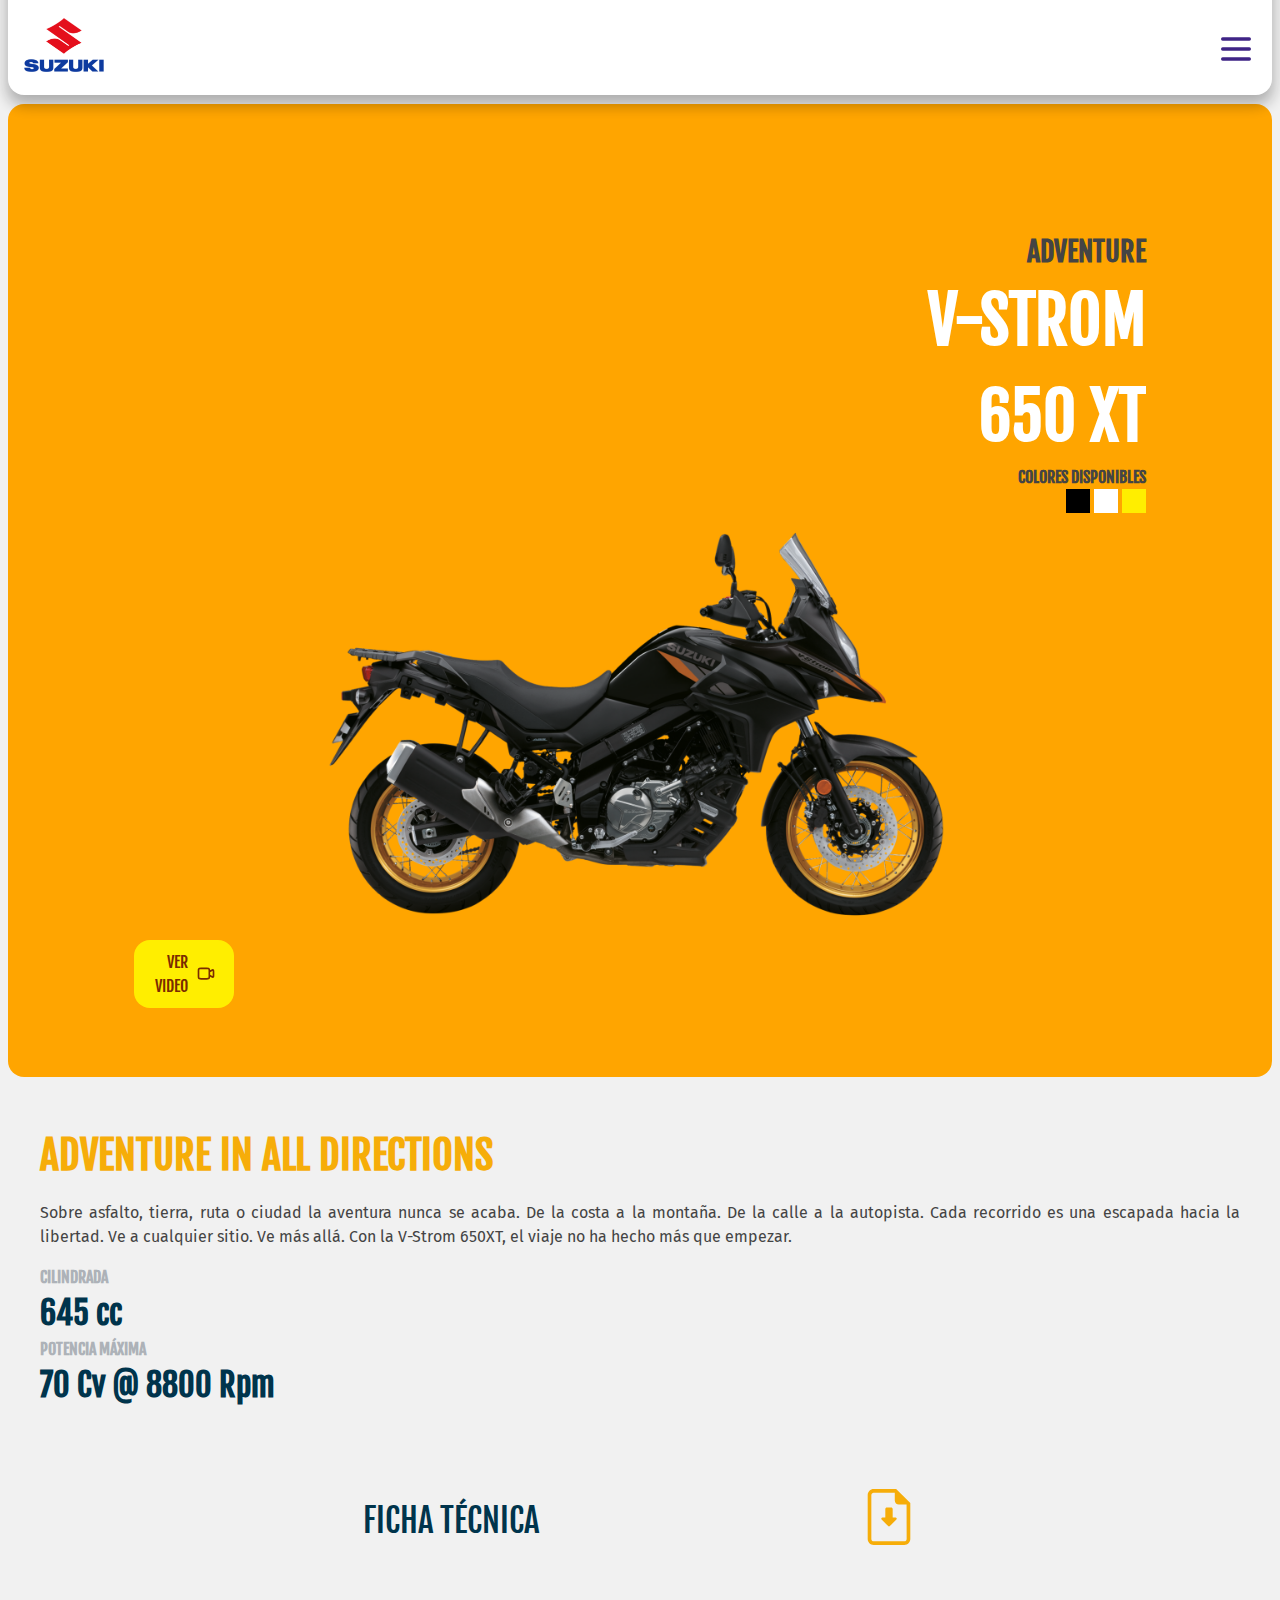
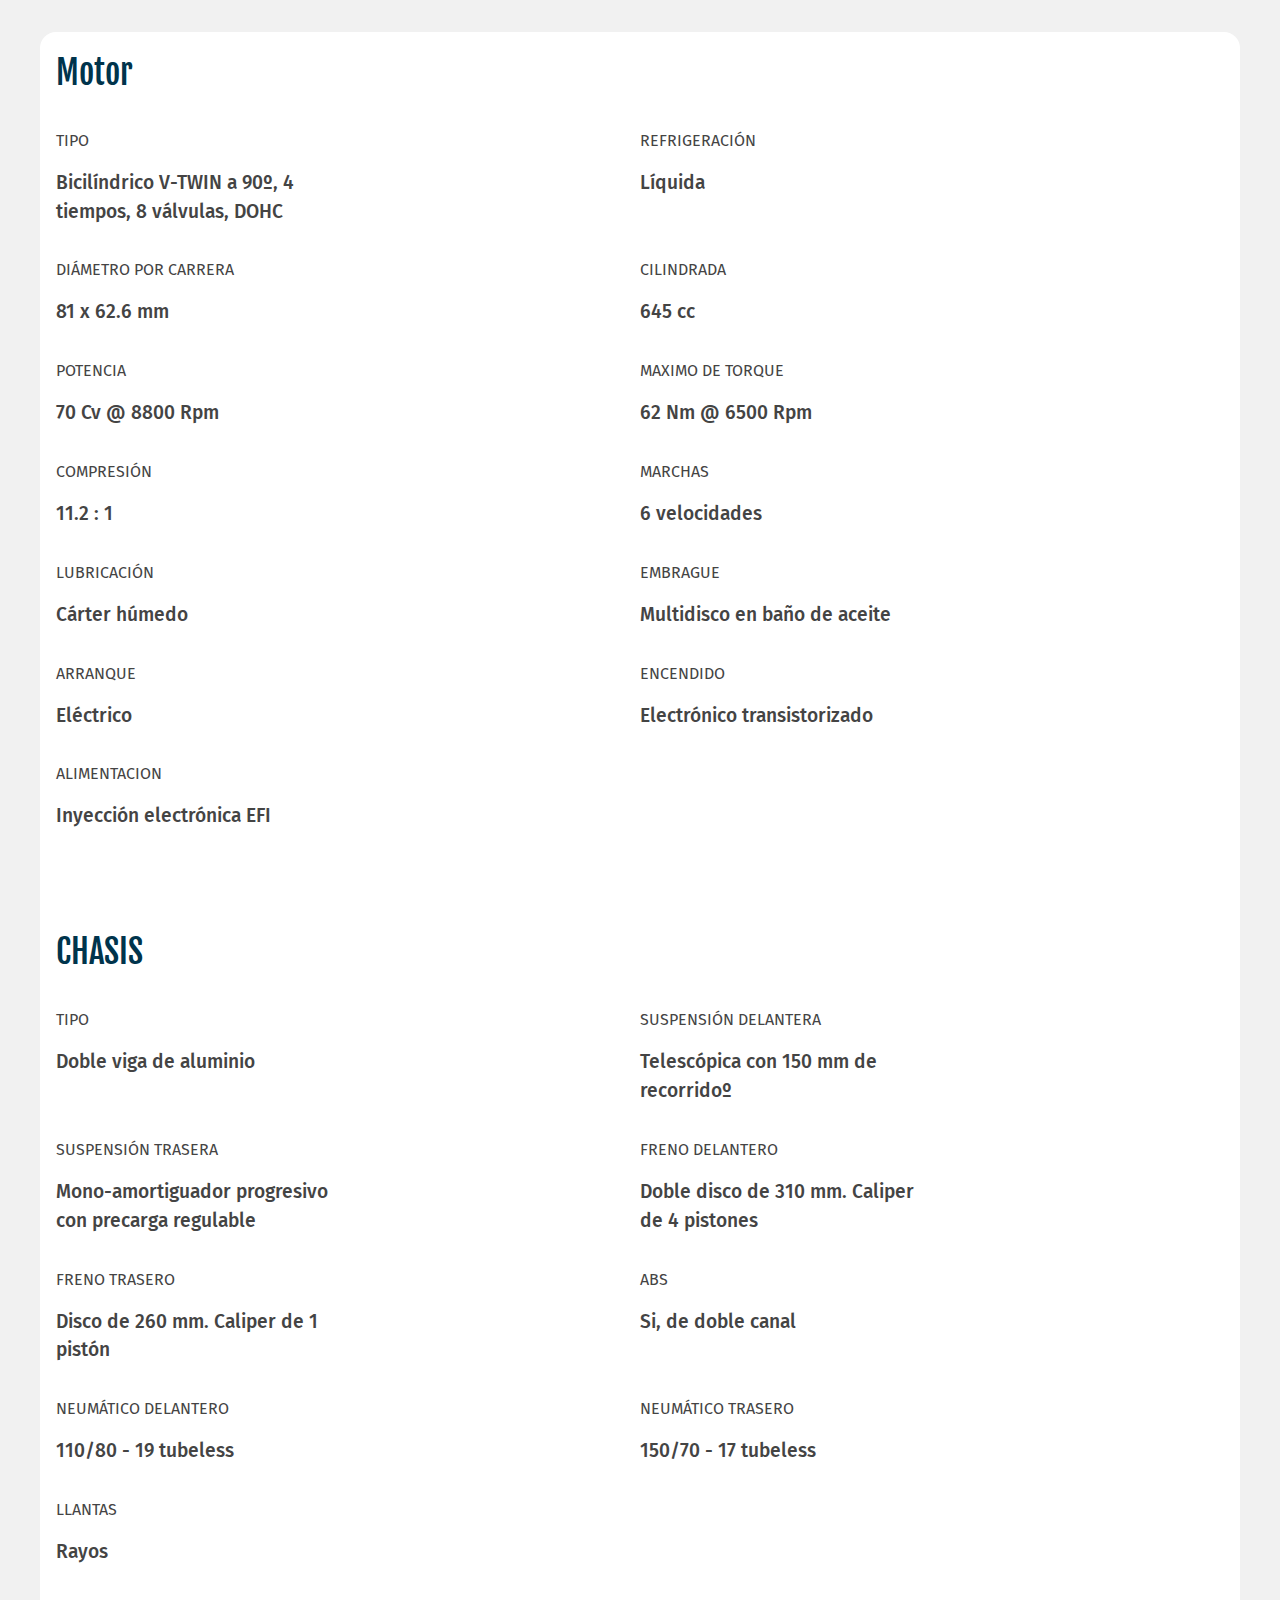
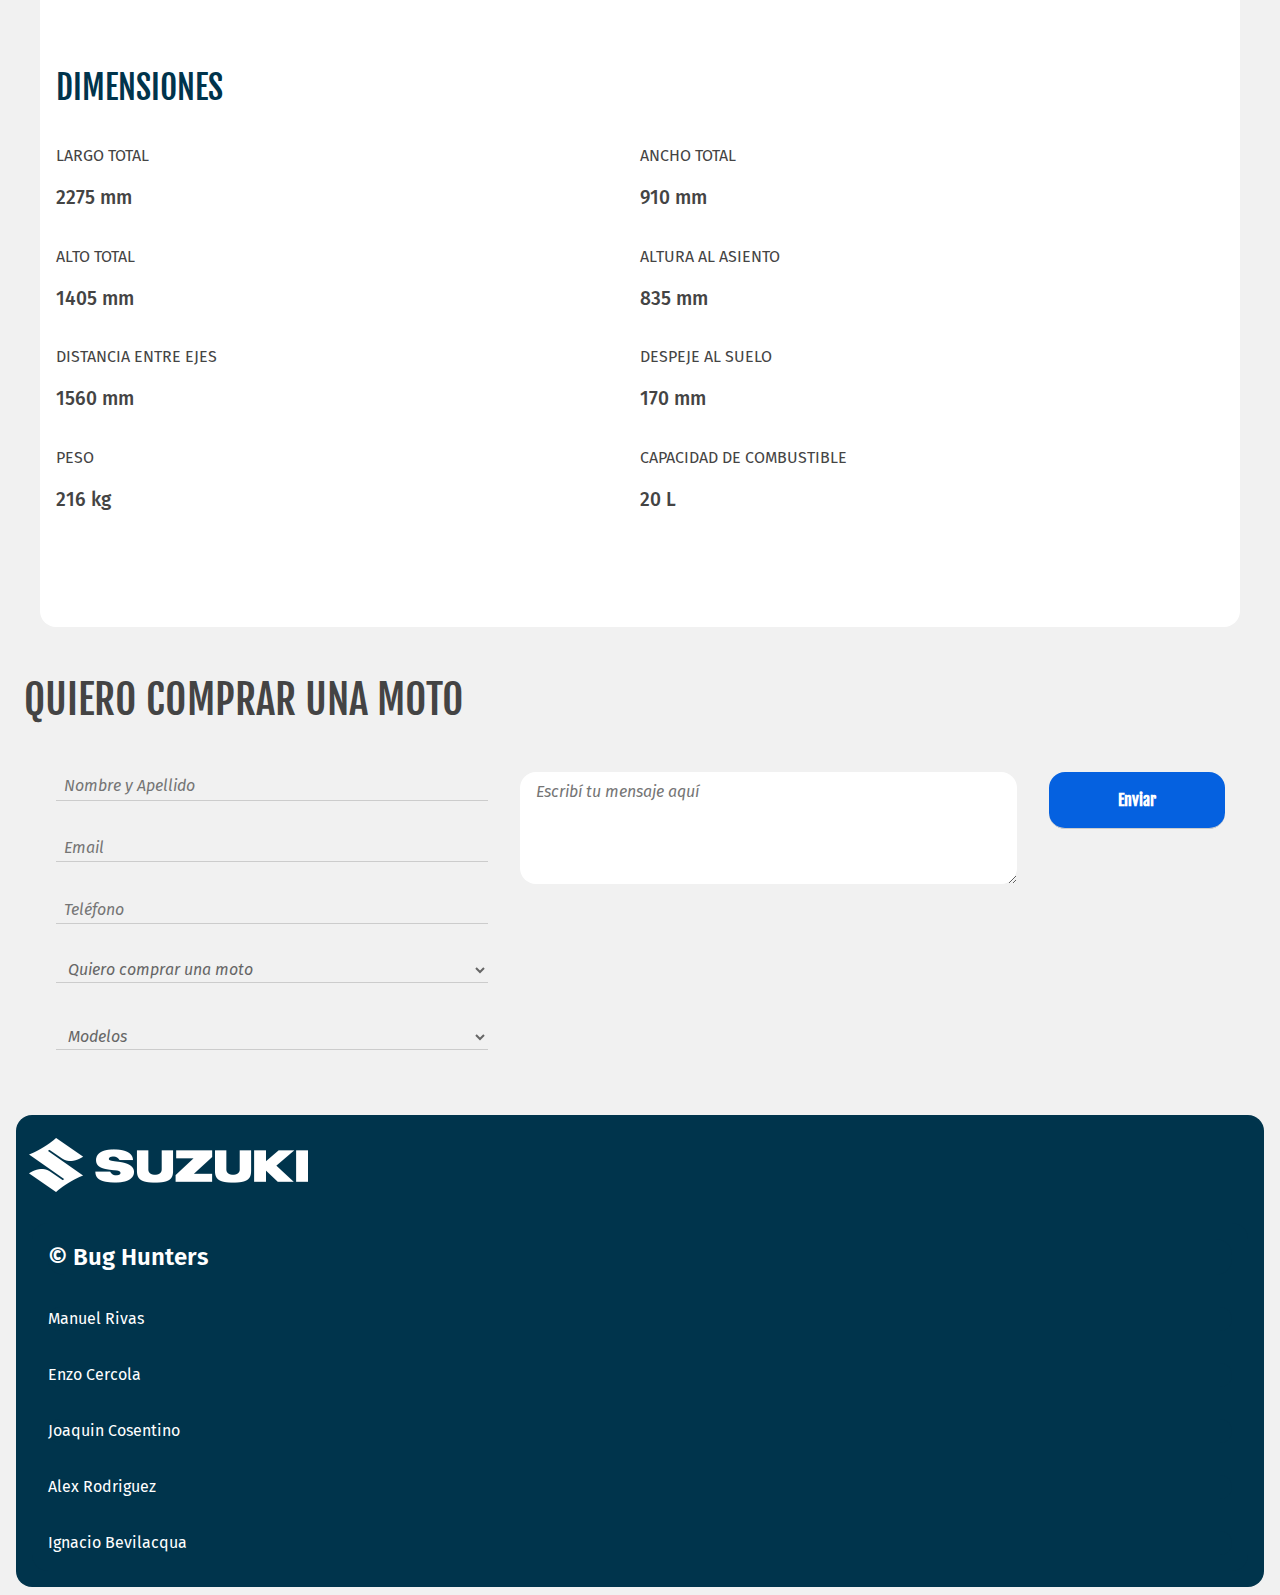
<file: index.html>
<!DOCTYPE html>
<html lang="en">
<head>
    <meta charset="UTF-8">
    <meta name="viewport" content="width=device-width, initial-scale=1.0">
    <title>Mi primera web</title>
    <link rel="preconnect" href="https://fonts.googleapis.com">
    <link rel="preconnect" href="https://fonts.gstatic.com" crossorigin>
    <link href="https://fonts.googleapis.com/css2?family=Fjalla+One&display=swap" rel="stylesheet">
    <link rel="preconnect" href="https://fonts.googleapis.com">
    <link rel="preconnect" href="https://fonts.gstatic.com" crossorigin>
    <link href="https://fonts.googleapis.com/css2?family=Fira+Sans:ital,wght@0,100;0,200;0,300;0,400;0,500;0,600;0,700;0,800;0,900;1,100;1,200;1,300;1,400;1,500;1,600;1,700;1,800;1,900&family=Fjalla+One&display=swap" rel="stylesheet">
    <link rel="stylesheet" href="./src/styles.css">

</head>
<body>


    <header id="header">

        <div class="contenedor_header">
            <div class="div_logo_menu">
                <div class="div_img_logo">
                    <a href="index.html"><img class="logo_susuki" src="./archivos/Suzuki_logo_2.svg.png"></a>
                </div>
                <div id="menu" class="contenedor_icono_menu">
                    <img id='contenedor_icono_menu' class="contenedor_icono_menu" src="./archivos/icono_menu.svg" alt="menu">
                    <img id='contenedor_icono_cerrar' class="contenedor_icono_cerrar" src="./archivos/icono_cerrar.svg" alt="menu">

                </div>
            </div>
            
            <ul class="contenedor_links">                
                <li class="li_titulo"><a href="./links/contacto.html">Contacto</a></li>
                <li class="li_titulo"><a href="./links/contenido.html">Contenido</a></li>
                <li class="li_titulo"><a href="./links/mas_informacion.html">Mas informacion</a></li>
            </ul>
        </div>

    </header>

    <main>

        <!-- titilo de la pagina -->
        <div class="div_img_motos">
            <div class="titulos_v-strom">
                <div class="titulo_2">
                    ADVENTURE
                </div>
                <div class="titulo_1">
                    V-STROM
                </div>
                <div class="titulo_1">
                    650 XT
                </div>
            </div>

            <div class="div_seccion_colores">
                <div class="letras_colores">COLORES DISPONIBLES</div>
                <div class="contenedor_colores">
                    <div class="colores" id="color_negro"></div>
                    <div class="colores" id="color_blanco"></div>
                    <div class="colores" id="color_amarillo"></div>
                </div>
                
            </div>


        <!-- aqui van las imagenes de las motos -->

        
            <img class="img_moto" id="moto_negra" src="./archivos/moto_negra.png">
            <img class="img_moto" id="moto_blanca" src="./archivos/moto_blanca.png">
            <img class="img_moto" id="moto_amarilla" src="./archivos/moto_amarilla.png">
            
            


            <div class="ver_video">
                <a class="a_video" target="_blank" href="https://www.youtube.com/watch?v=mxHO9ex-PoE">
                    <div>VER VIDEO</div>
                    <img class="icono_video" src="./archivos/icono_video.svg" alt="video">
                </a>
                
            </div>
            

        </div>
        
        <!-- descripciones y resto de contenido -->

        <div class="container-descripciones">

            
            <div class="div-descripciones">
                <h2 class="eslogan">ADVENTURE IN ALL DIRECTIONS</h2>
                <p class="p-eslogan">Sobre asfalto, tierra, ruta o ciudad la aventura nunca se
                    acaba. De la costa a la montaña. De la calle a la autopista. 
                    Cada recorrido es una escapada hacia la libertad.
                    Ve a cualquier sitio. Ve más allá. Con la V-Strom 650XT,
                    el viaje no ha hecho más que empezar.</p>


                <div>
                    <div class="titulo-gris-pequeño">CILINDRADA</div>
                    <div class="titulo-blue-mediano">645 cc</div>
                    <div class="titulo-gris-pequeño">POTENCIA MÁXIMA</div>
                    <div class="titulo-blue-mediano">70 Cv @ 8800 Rpm</div>
                </div>
            </div>
            

            <!-- recuadro con caracteristicas especificas -->
        
            <div>
                <div class="div-ficha-tecnica">
                    <div class="titulo-blue-pequeño" id="ficha-tecnica">FICHA TÉCNICA</div>
                    <a href="https://suzukimotosarg.com.ar/wp-content/uploads/2021/09/Ficha-tecnica-VSTROM-650-XT-1.pdf"><img class="icono_documento" src="./archivos/documento_icono.svg" alt=""></a>
                </div>

                <div class="tabla-caracteristicas">


                    <!-- tabla 1 'motor' -->


                    <div class="titulo-blue-pequeño">Motor</div>
                    <div class="tabla">
                        <div>
                            <div>TIPO</div>
                            <div class="p-caracteristicas">Bicilíndrico V-TWIN a 90º, 4 tiempos, 8 válvulas, DOHC</div>
                        </div>
                        <div>
                            <div>REFRIGERACIÓN</div>
                            <div class="p-caracteristicas">Líquida</div>
                        </div>
                        <div>
                            <div>DIÁMETRO POR CARRERA</div>
                            <div class="p-caracteristicas">81 x 62.6 mm</div>
                        </div>
                        <div>
                            <div>CILINDRADA</div>
                            <div class="p-caracteristicas">645 cc</div>
                        </div>
                        <div>
                            <div>POTENCIA</div>
                            <div class="p-caracteristicas">70 Cv @ 8800 Rpm</div>
                        </div>
                        <div>
                            <div>MAXIMO DE TORQUE</div>
                            <div class="p-caracteristicas">62 Nm @ 6500 Rpm</div>
                        </div>
                        <div>
                            <div>COMPRESIÓN</div>
                            <div class="p-caracteristicas">11.2 : 1</div>
                        </div>
                        <div>
                            <div>MARCHAS</div>
                            <div class="p-caracteristicas">6 velocidades</div>
                        </div>
                        <div>
                            <div>LUBRICACIÓN</div>
                            <div class="p-caracteristicas">Cárter húmedo</div>
                        </div>
                        <div>
                            <div>EMBRAGUE</div>
                            <div class="p-caracteristicas">Multidisco en baño de aceite</div>
                        </div>
                        <div>
                            <div>ARRANQUE</div>
                            <div class="p-caracteristicas">Eléctrico</div>
                        </div>
                        <div>
                            <div>ENCENDIDO</div>
                            <div class="p-caracteristicas">Electrónico transistorizado</div>
                        </div>
                        <div>
                            <div>ALIMENTACION</div>
                            <div class="p-caracteristicas">Inyección electrónica EFI</div>
                        </div>
                    </div> 
                    
                    <!-- tabla 2 'Chasis' -->


                    <div class="titulo-blue-pequeño">CHASIS</div>
                    <div class="tabla">
                        <div>
                            <div>TIPO</div>
                            <div class="p-caracteristicas">Doble viga de aluminio</div>
                        </div>
                        <div>
                            <div>SUSPENSIÓN DELANTERA</div>
                            <div class="p-caracteristicas">Telescópica con 150 mm de recorridoº</div>
                        </div>
                        <div>
                            <div>SUSPENSIÓN TRASERA</div>
                            <div class="p-caracteristicas">Mono-amortiguador progresivo con precarga regulable</div>
                        </div>
                        <div>
                            <div>FRENO DELANTERO</div>
                            <div class="p-caracteristicas">Doble disco de 310 mm. Caliper de 4 pistones</div>
                        </div>
                        <div>
                            <div>FRENO TRASERO</div>
                            <div class="p-caracteristicas">Disco de 260 mm. Caliper de 1 pistón</div>
                        </div>
                        <div>
                            <div>ABS</div>
                            <div class="p-caracteristicas">Si, de doble canal</div>
                        </div>
                        <div>
                            <div>NEUMÁTICO DELANTERO</div>
                            <div class="p-caracteristicas">110/80 - 19 tubeless</div>
                        </div>
                        <div>
                            <div>NEUMÁTICO TRASERO</div>
                            <div class="p-caracteristicas">150/70 - 17 tubeless</div>
                        </div>
                        <div>
                            <div>LLANTAS</div>
                            <div class="p-caracteristicas">Rayos</div>
                        </div>
                    </div>  
                    
                    <!-- tabla 3 'Dimensiones' -->

                    <div class="titulo-blue-pequeño">DIMENSIONES</div>
                    <div class="tabla">
                        <div>
                            <div>LARGO TOTAL</div>
                            <div class="p-caracteristicas">2275 mm</div>
                        </div>
                        <div>
                            <div>ANCHO TOTAL</div>
                            <div class="p-caracteristicas">910 mm</div>
                        </div>
                        <div>
                            <div>ALTO TOTAL</div>
                            <div class="p-caracteristicas">1405 mm</div>
                        </div>
                        <div>
                            <div>ALTURA AL ASIENTO</div>
                            <div class="p-caracteristicas">835 mm</div>
                        </div>
                        <div>
                            <div>DISTANCIA ENTRE EJES</div>
                            <div class="p-caracteristicas">1560 mm</div>
                        </div>
                        <div>
                            <div>DESPEJE AL SUELO</div>
                            <div class="p-caracteristicas">170 mm</div>
                        </div>
                        <div>
                            <div>PESO</div>
                            <div class="p-caracteristicas">216 kg</div>
                        </div>
                        <div>
                            <div>CAPACIDAD DE COMBUSTIBLE</div>
                            <div class="p-caracteristicas">20 L</div>
                        </div>
                    </div>

                </div>   

              

            </div>
        </div>

        <div class="container-formulario">
            <div class="titulo1">QUIERO COMPRAR UNA MOTO</div>
            <form class="form" action="">
                <div id="div_inputs">                    
                    <input placeholder="Nombre y Apellido" type="text" id="nombre" name="nombre" required><br><br>
                    <input placeholder="Email" type="text" id="nombre" name="nombre" required><br><br>
                    <input placeholder="Teléfono" type="text" id="nombre" name="nombre" required><br><br>

                
                    <select id="" name="Quiero comprar una moto" required>
                        <option value="">Quiero comprar una moto</option>
                        <option value="modelo1">Consulta general</option>
                        <option value="modelo2">Marketing</option>
                    </select>
                    

                    <select id="modelo" name="modelos" required>
                        <option value="">Modelos</option>
                        <option value="modelo1">V-STROM 650XT color Negro</option>
                        <option value="modelo2">V-STROM 650XT color blanco</option>
                        <option value="modelo3">V-STROM 650XT color amarillo</option>
                    </select>
                </div>

            

                <div class="escribe-mensaje">                    
                    <textarea placeholder="Escribí tu mensaje aquí" id="mensaje1" name="mensaje" rows="4" cols="50" required></textarea>                    
                </div>
                <div>
                    <input id="boton-enviar" type="submit" value="Enviar">
                </div>
            </form>
        </div>
    </main>

    <footer>
        <div>
            <img src="./archivos/logo-footer.png">
            <div>
                <div class="nombre_grupo">© Bug Hunters</div>
                <div>Manuel Rivas</div>
                <div>Enzo Cercola</div>
                <div>Joaquin Cosentino</div>
                <div>Alex Rodriguez</div>
                <div>Ignacio Bevilacqua</div>
            </div>
            
        </div>
        
   
    </footer>
</body>
<script src="./src/app.js"></script>
</html>
</file>
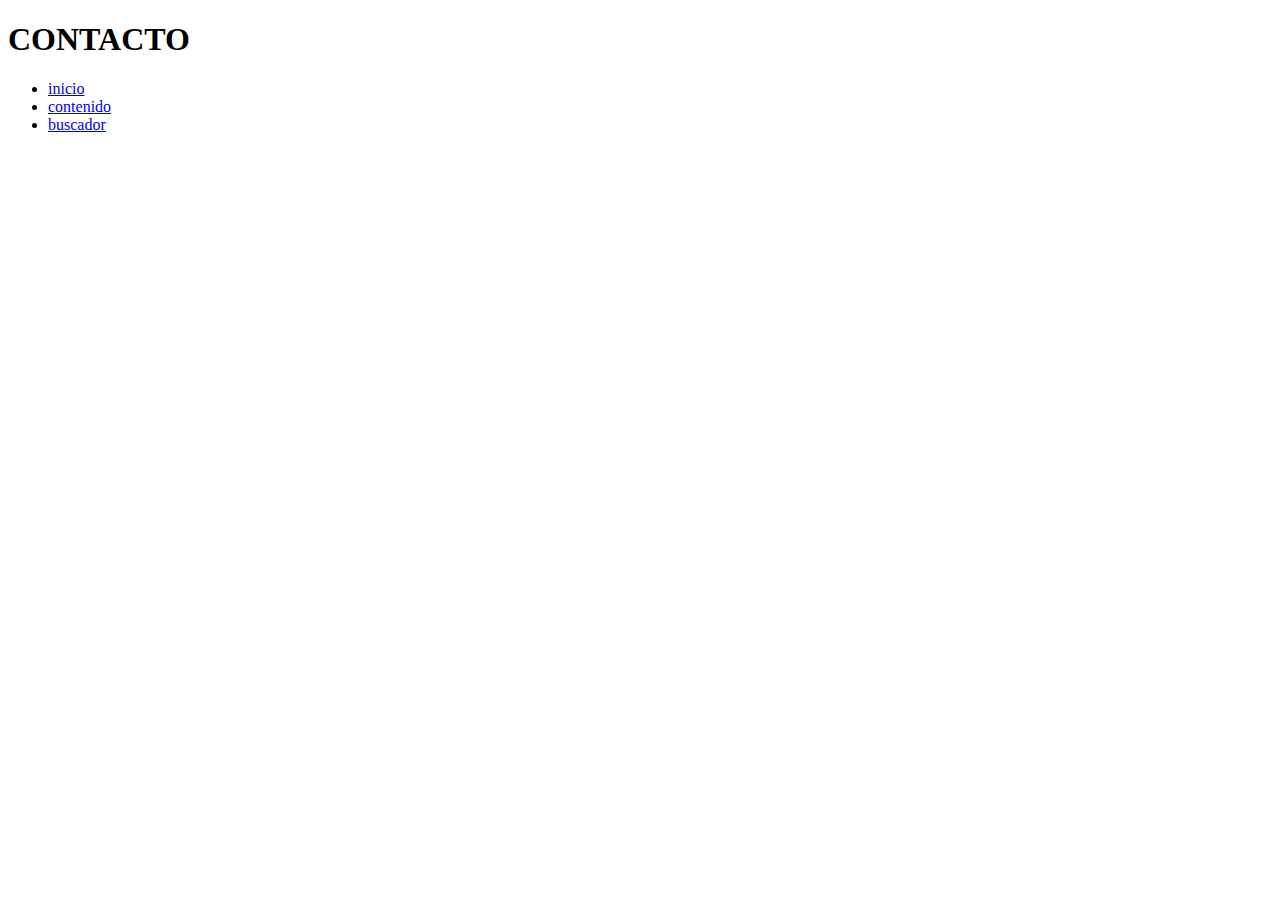
<file: links/contacto.html>
<!DOCTYPE html>
<html lang="en">
<head>
    <meta charset="UTF-8">
    <meta name="viewport" content="width=device-width, initial-scale=1.0">
    <title>Mi primera web</title>
</head>
<body>
    <h1>CONTACTO</h1>

    <ul>
        <li><a href="../index.html">inicio</a></li>        
        <li><a href="./contenido.html">contenido</a></li>
        <li><a href="./buscador.html">buscador</a></li>
    </ul>



</body>
</html>
</file>
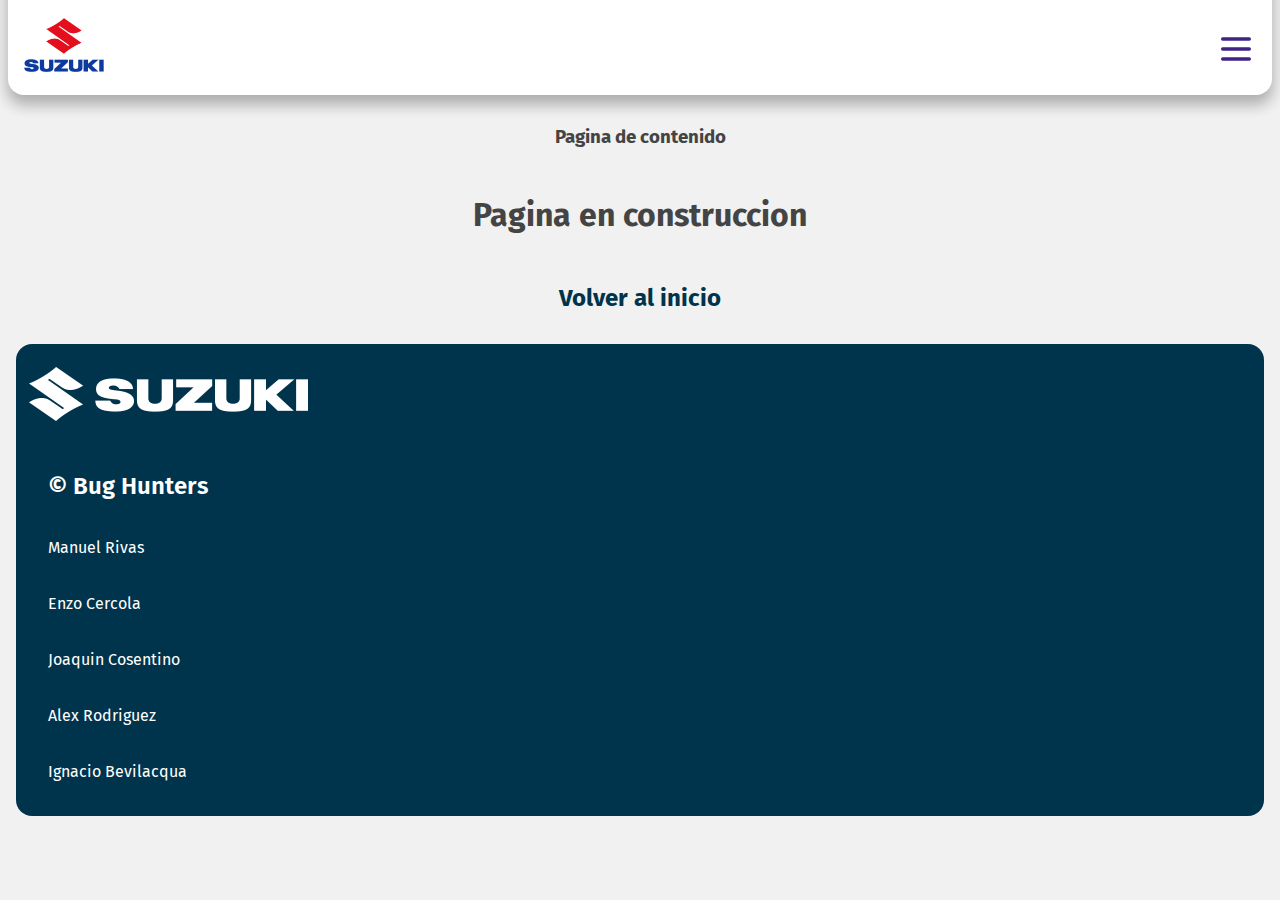
<file: links/contenido.html>
<!DOCTYPE html>
<html lang="en">
<head>
    <meta charset="UTF-8">
    <meta name="viewport" content="width=device-width, initial-scale=1.0">
    <title>Mi primera web</title>
    <link rel="preconnect" href="https://fonts.googleapis.com">
    <link rel="preconnect" href="https://fonts.gstatic.com" crossorigin>
    <link href="https://fonts.googleapis.com/css2?family=Fjalla+One&display=swap" rel="stylesheet">
    <link rel="preconnect" href="https://fonts.googleapis.com">
    <link rel="preconnect" href="https://fonts.gstatic.com" crossorigin>
    <link href="https://fonts.googleapis.com/css2?family=Fira+Sans:ital,wght@0,100;0,200;0,300;0,400;0,500;0,600;0,700;0,800;0,900;1,100;1,200;1,300;1,400;1,500;1,600;1,700;1,800;1,900&family=Fjalla+One&display=swap" rel="stylesheet">
    <link rel="stylesheet" href="../src/styles.css">

</head>
<body>


    <header id="header">

        <div class="contenedor_header">
            <div class="div_logo_menu">
                <div class="div_img_logo">
                    <a href="../index.html"><img class="logo_susuki" src="../archivos/Suzuki_logo_2.svg.png"></a>
                </div>
                <div id="menu" class="contenedor_icono_menu">
                    <img class="contenedor_icono_menu" src="../archivos/icono_menu.svg" alt="menu">
                </div>
            </div>
            
            <ul class="contenedor_links">                
                <li class="li_titulo"><a href="../links/contacto.html">contacto</a></li>
                <li class="li_titulo"><a href="../links/mas_informacion.html">Mas informacion</a></li>
            </ul>
        </div>

    </header>

    <main>

        <div class="div_pagina_en_construccion">
            <h3>Pagina de contenido</h3>
            <h1>Pagina en construccion</h1>
            <a href="../index.html"><h2>Volver al inicio</h2></a>
        </div>

    </main>

    <footer>
        <div>
            <img src="../archivos/logo-footer.png">
            <div>
                <div class="nombre_grupo">© Bug Hunters</div>
                <div>Manuel Rivas</div>
                <div>Enzo Cercola</div>
                <div>Joaquin Cosentino</div>
                <div>Alex Rodriguez</div>
                <div>Ignacio Bevilacqua</div>
            </div>
            
        </div>
        
   
    </footer>
</body>
<script src="./js/contenido.js"></script>
</html>
</file>
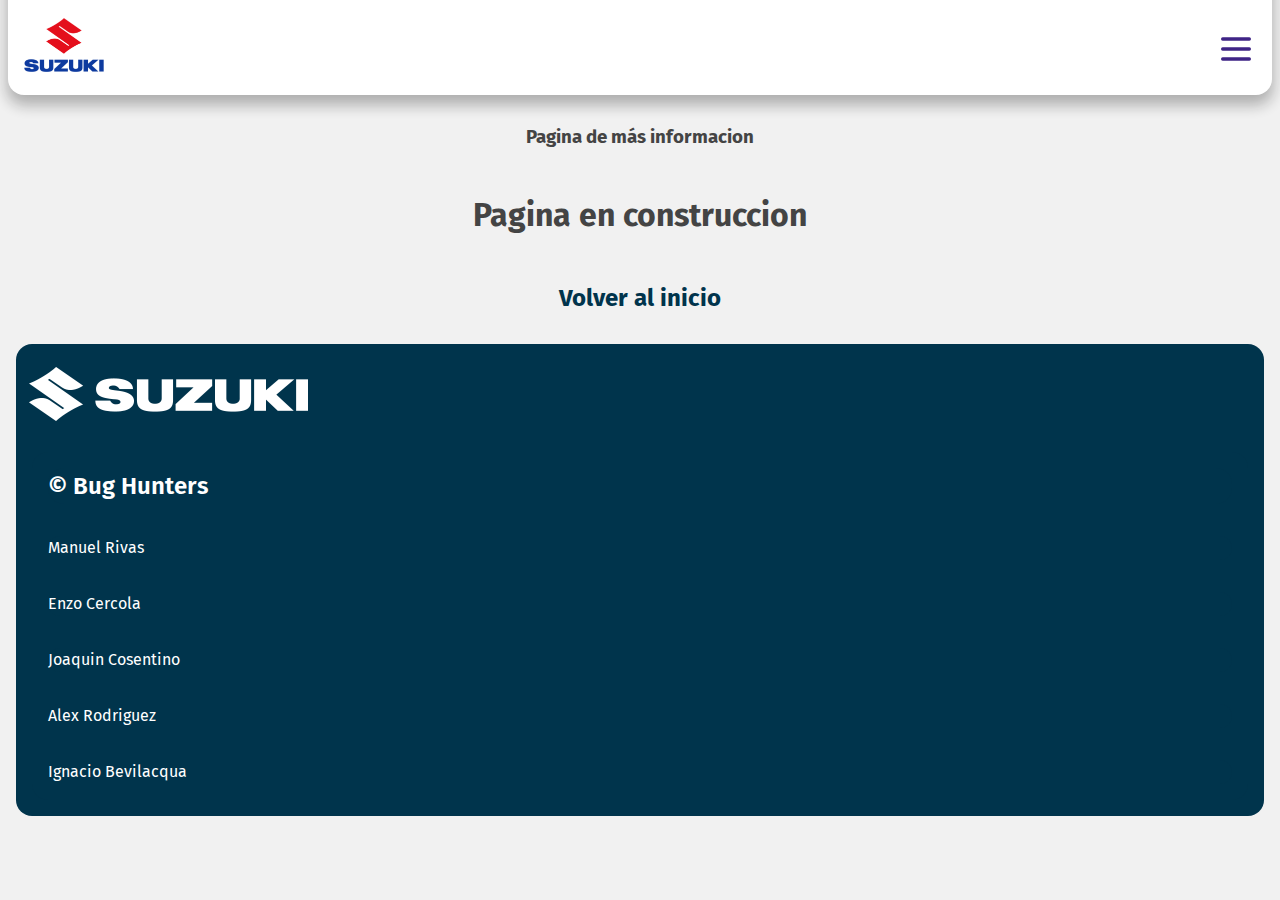
<file: links/mas_informacion.html>
<!DOCTYPE html>
<html lang="en">
<head>
    <meta charset="UTF-8">
    <meta name="viewport" content="width=device-width, initial-scale=1.0">
    <title>Mi primera web</title>
    <link rel="preconnect" href="https://fonts.googleapis.com">
    <link rel="preconnect" href="https://fonts.gstatic.com" crossorigin>
    <link href="https://fonts.googleapis.com/css2?family=Fjalla+One&display=swap" rel="stylesheet">
    <link rel="preconnect" href="https://fonts.googleapis.com">
    <link rel="preconnect" href="https://fonts.gstatic.com" crossorigin>
    <link href="https://fonts.googleapis.com/css2?family=Fira+Sans:ital,wght@0,100;0,200;0,300;0,400;0,500;0,600;0,700;0,800;0,900;1,100;1,200;1,300;1,400;1,500;1,600;1,700;1,800;1,900&family=Fjalla+One&display=swap" rel="stylesheet">
    <link rel="stylesheet" href="../src/styles.css">

</head>
<body>


    <header id="header">

        <div class="contenedor_header">
            <div class="div_logo_menu">
                <div class="div_img_logo">
                    <a href="../index.html"><img class="logo_susuki" src="../archivos/Suzuki_logo_2.svg.png"></a>
                </div>
                <div id="menu" class="contenedor_icono_menu">
                    <img class="contenedor_icono_menu" src="../archivos/icono_menu.svg" alt="menu">
                </div>
            </div>
            
            <ul class="contenedor_links">                
                <li class="li_titulo"><a href="../links/contacto.html">contacto</a></li>
                <li class="li_titulo"><a href="../links/contenido.html">contenido</a></li>
            </ul>
        </div>

    </header>

    <main>

        <div class="div_pagina_en_construccion">
            <h3>Pagina de más informacion</h3>
            <h1>Pagina en construccion</h1>
            <a href="../index.html"><h2>Volver al inicio</h2></a>
        </div>

    </main>

    <footer>
        <div>
            <img src="../archivos/logo-footer.png">
            <div>
                <div class="nombre_grupo">© Bug Hunters</div>
                <div>Manuel Rivas</div>
                <div>Enzo Cercola</div>
                <div>Joaquin Cosentino</div>
                <div>Alex Rodriguez</div>
                <div>Ignacio Bevilacqua</div>
            </div>
            
        </div>
        
   
    </footer>
</body>
<script src="./js/contenido.js"></script>
</html>
</file>
<file: src/styles.css>
body {
    background-color: #f1f1f1;
    margin: 0;
    font-family: "Fira Sans", "Roboto", "Open Sans", sans-serif;
    color: #444444;
    font-size: 1rem;
    font-weight: 400;
    line-height: 1.5;
    display: flex;
    flex-direction: column;
    align-items: center;
}

header {
    background-color: white;
    position: fixed;
    width: calc(100% - 3rem);
    top: -83dvh;
    padding: 1rem;
    z-index: 1;
    border-top-left-radius: 0;
    border-top-right-radius: 0;
    border-bottom-left-radius: 1rem;
    border-bottom-right-radius: 1rem;
    opacity: 95%;
    box-shadow: 0px 9px 15px 1px rgba(0, 0, 0, 0.3);
    height: 90%;
    display: flex;
    transition: top 0.5s ease; /* Transición suave para la propiedad top */
}



main{
    position: relative;
    top: 6rem;
}

.contenedor_header{
    display: flex;
    justify-content: flex-start;
    align-items: center;
    flex-direction: column-reverse;
}
.contenedor_header{
    width: 100%;
}

.li_titulo{
    margin: 1rem;
    list-style-type: none;

}

.contenedor_links{
    
    width: 100%;
    padding: 0;
    font-size: 1.5rem;
    color: #0b2341;
    font-family: "Fjalla One";
    text-transform: uppercase;
}

a{
    text-decoration: none; /* Elimina el subrayado */
    color: inherit; /* Hereda el color del texto padre */
}


.logo_susuki{
    width: 5rem;
}

.contenedor_icono_menu{
    height: 2.5rem
}

.contenedor_icono_cerrar{
    height: 2.5rem;
    display: none;
}

.div_logo_menu{
    
    width: 100%;
    display: flex;
    justify-content: space-between;
    align-items: center;
}


main{
    background-color:#f1f1f1;
    margin-bottom: 5rem;
    padding: 0.5rem;
}

footer{
    
    height: 30rem;
    display: flex;
    flex-direction: column;
    flex-wrap: wrap;
    
    border-top-left-radius: 1rem;
    border-top-right-radius: 1rem;
    border-bottom-left-radius: 0;
    border-bottom-right-radius: 0;
    width: 100%;
    margin-bottom: 1rem;
}


.div_img_motos{
    background-color: orange;
    background-image: url(https://suzukimotosarg.com.ar/wp-content/uploads/2021/08/bgmoto.png);
    background-size: contain;
    display: flex;
    padding: 10%;
    
    flex-wrap: wrap;
    font-family: "Oswald", "Fjalla One", "Raleway", sans-serif;
    color: #444444;
    text-align: right;
    justify-content: flex-end;
    max-height: 45rem;
    justify-content: center;
    border-radius: 1rem;
    

}

.titulos_v-strom{
    width: 100%;
}

.titulo_1{
    color: white;
    font-size: 4rem;
    font-weight: 900;
}

.titulo_2{
    font-weight: 900;
    font-size: calc(1.3rem + .6vw);
}

.img_moto{
   
    
    width: 100%;
    height: 100%;
    max-height: 50rem;
    max-width: 40rem;
    
    
}

#moto_blanca{
    display: none;
}
#moto_amarilla{
    display: none;
}

.div_seccion_colores{
    

    display: flex;
    align-items: flex-end;
    flex-direction: column;
    width: 100%;
}

.letras_colores{
    width: 10rem;
    font-weight: 700;
    
}

.contenedor_colores{
    width: 100%;
    display: flex;
    justify-content: flex-end;
    gap: 0.25rem;
}
.colores{
    height: 1.5rem;
    width: 1.5rem;

}

#color_negro{
    background-color: black;
    cursor: pointer;
}
#color_blanco{
    background-color: rgb(255, 255, 255);
    cursor: pointer;
}

#color_amarillo{
    background-color: rgb(255, 238, 0);
    cursor: pointer;
}

.ver_video{
    width: 100%;
    display: flex;
    justify-content: flex-start;
    align-items: center;
}

.a_video{
    text-decoration: none;
    color: inherit;
    width: 5rem;
    display: flex;
    justify-content: flex-start;
    align-items: center;
    background-color: #ffee00;
    padding: 10px;    
    color: #7a2b00;
    border-radius: 1rem;
}

.icono_video{
    height: 1.3rem;
    margin: 0.5rem;
    
}

.eslogan{
    color: #f6ad09;
    margin: 1rem 0rem;
    font-size: 2.5rem;
    font-weight: bolder;
    font-family: "Oswald", "Fjalla One", "Raleway", sans-serif;
}

.p-eslogan{
    
    text-align: justify; /* Justifica el texto */    
    
}

.container-descripciones{
    padding: 2rem;
}

.div-descripciones{
    margin-bottom: 5rem;
}

.titulo-gris-pequeño{
    color: #adb2b8;
    font-family: 'Fjalla One';
    font-weight: 700;
}

.titulo-blue-mediano{
    font-size: 2rem;
    font-weight: bolder;
    color: #00344c;
    font-family: 'Fjalla One';
}


.div-ficha-tecnica{
    display: flex;
    justify-content: space-evenly;
    align-items: center;
    margin-bottom: 5rem;
}

.titulo-blue-pequeño{
    color: #00344c;
    font-size: calc(1.325rem + .9vw);
    font-family: "Oswald", "Fjalla One", "Raleway", sans-serif;
    margin-bottom: 2rem;
}

#ficha-tecnica{

margin: 0;
}

.icono_documento{
    height: 3.5rem;
}

.tabla-caracteristicas{
    background-color: #ffffff;
    padding: 1rem;
    border-radius: 1rem;
}

.p-caracteristicas{
    font-weight: 500;
    font-size: 1.2rem;
}

.tabla{
    display: flex;
    flex-wrap: wrap;
    justify-content: space-between;
    flex-direction: row;
    margin-bottom: 4rem;
}

.tabla div{
    width: 50%;
    margin-bottom: 1rem;
}

.container-formulario{
    margin: 1rem;
}

.form{
    display: flex;
    flex-wrap: wrap;
    justify-content: center;
}

.container-formulario .titulo1{
    font-family: "Oswald", "Fjalla One", "Raleway", sans-serif;
    font-weight: 500;
    line-height: 1.2;
    font-size: calc(1.375rem + 1.5vw);
    margin-bottom: 3rem;
}

.container-formulario div input{
    border: 0px;
    border-bottom: 1px solid #ccc;
    background-color: transparent;
    width: 100%;
    padding: .1rem .5rem;
    color: #666;
    font-style: italic;
    margin: 0;
    font-family: inherit;
    font-size: inherit;
    line-height: inherit;
    margin-bottom: 0.6rem;
    box-sizing: border-box;
}

.container-formulario div select{
    border: 0px;
    border-bottom: 1px solid #ccc;
    background-color: transparent;
    width: 100%;
    padding: .1rem .5rem;
    color: #666;
    font-style: italic;
    margin: 0;
    font-family: inherit;
    font-size: inherit;
    line-height: inherit;
    margin-bottom: 2.6rem;
}

.escribe-mensaje{
    margin: 2rem;
    margin-top: 0;
    margin-bottom: 0;
    border-radius: 1rem;
    border: none;
}

.escribe-mensaje #mensaje1{
    padding: .5rem 1rem;
    font-style: italic;
    box-sizing: border-box;
    margin: 0;
    font-family: inherit;
    font-size: inherit;
    line-height: inherit;
    resize: vertical;
    width: 100%;
    border: none;
    border-radius: 1rem;
}

#boton-enviar{
    background-color: #0561e0;
    color: white;
    font-weight: bold;
    font-size: 1rem;
    padding: 1rem 2rem;
    font-family: "Fjalla One", "Raleway", sans-serif;
    font-style: normal;
    width: 11rem;
    border-radius: 1rem;
}

#div_inputs{
    max-width: 27rem;
    
}

footer div {
    background-color: #00344c;
    margin: 1rem;
    border-radius: 1rem;
}

footer div img{
    background-color: transparent;
    margin-top: 1rem;
}

footer div div{
    display: flex;
    flex-direction: column;
    flex-wrap: wrap;
}

footer div div div{
    color: #fff;
    transition: 0.3s;
    display: inline-block;
}

.nombre_grupo{
    
    font-size: 1.5rem;
    font-weight: 600;
}


.div_pagina_en_construccion{
    display: flex;
    align-items: center;
    flex-direction: column;
}

.div_pagina_en_construccion a h2{
    color: #00344c;
}
</file>
